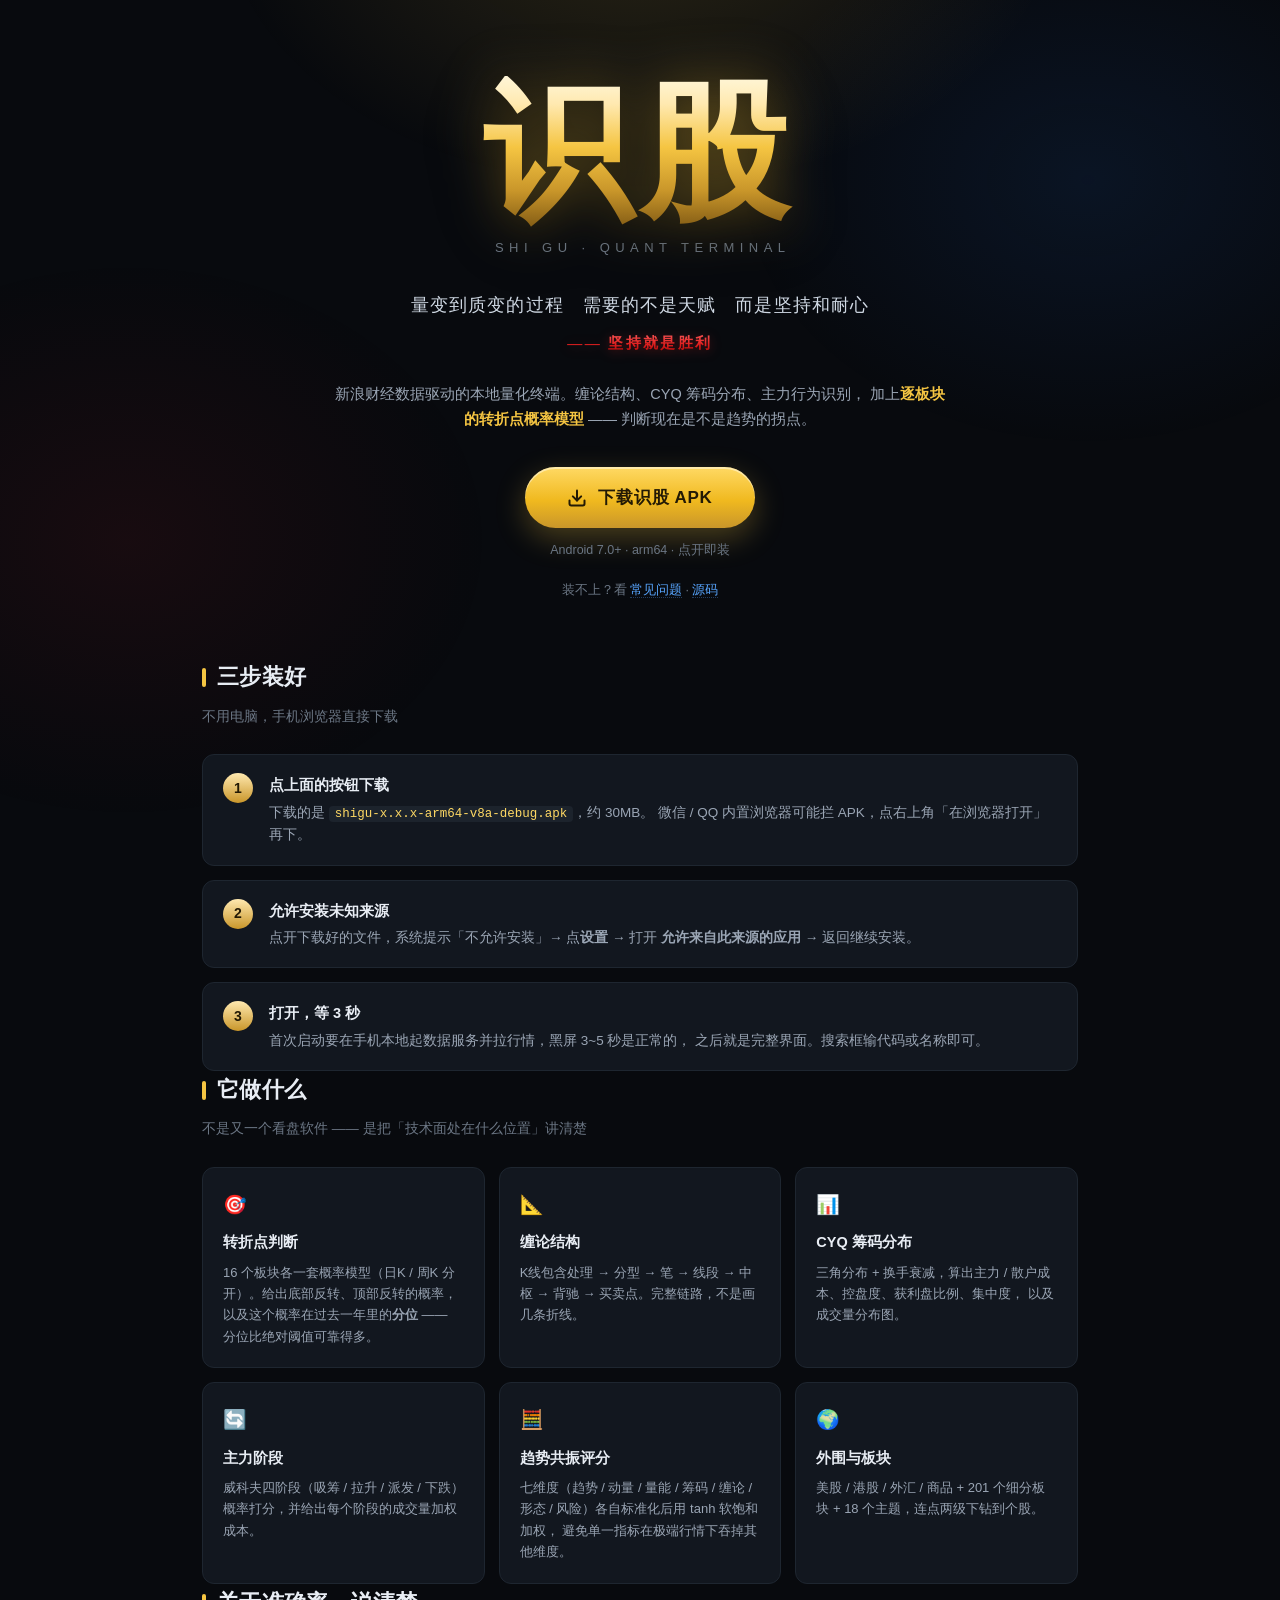
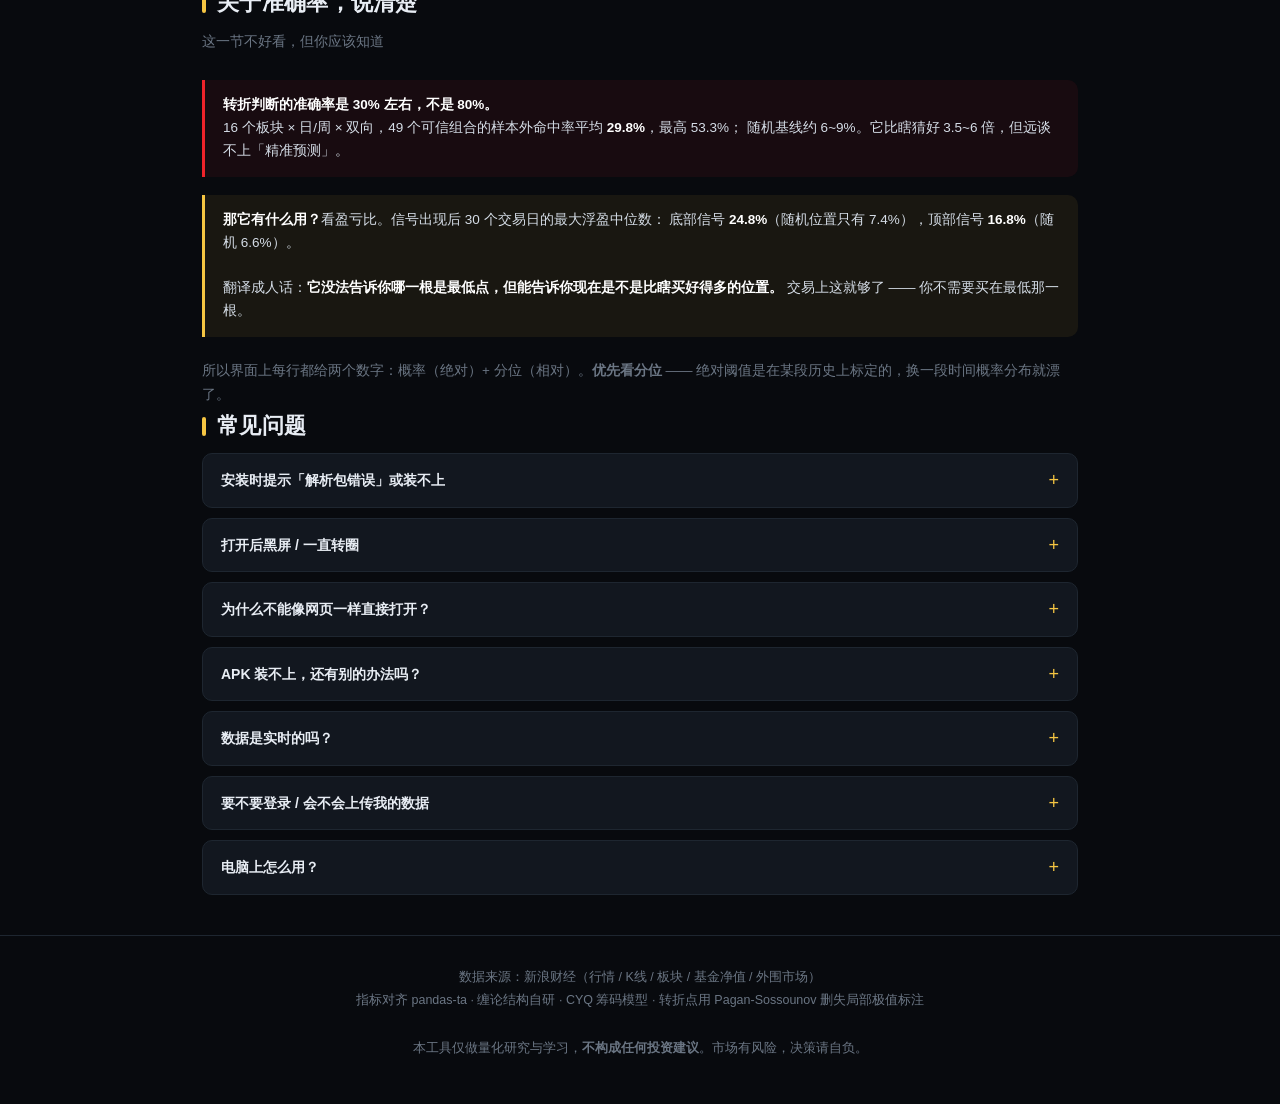
<file: docs/index.html>
<!DOCTYPE html>
<html lang="zh-CN">
<head>
<meta charset="UTF-8">
<meta name="viewport" content="width=device-width, initial-scale=1.0">
<title>识股 · Android 量化分析终端</title>
<meta name="description" content="识股 —— 新浪财经数据驱动的量化分析终端。缠论、筹码分布、主力行为识别、逐板块转折点判断。安卓 APK 直接下载安装。">
<meta name="theme-color" content="#080a0e">
<style>
:root{
  --bg:#080a0e; --bg2:#0d1117; --card:#12171f; --line:#1e2630;
  --gold:#f5c542; --gold2:#c9962a; --gold-l:#ffe9b0;
  --t1:#e8edf4; --t2:#9aa5b4; --t3:#6b7684;
  --up:#ef232a; --down:#14b143;
}
*{box-sizing:border-box;margin:0;padding:0}
html{scroll-behavior:smooth}
body{
  background:var(--bg); color:var(--t1);
  font:15px/1.75 -apple-system,BlinkMacSystemFont,"PingFang SC","Microsoft YaHei",Arial,sans-serif;
  -webkit-font-smoothing:antialiased; overflow-x:hidden;
}
a{color:inherit;text-decoration:none}
.wrap{max-width:920px;margin:0 auto;padding:0 22px}

body::before{
  content:""; position:fixed; inset:0; pointer-events:none; z-index:0;
  background:
    radial-gradient(600px 400px at 50% -10%, rgba(245,197,66,.14), transparent 70%),
    radial-gradient(500px 380px at 85% 20%, rgba(31,111,235,.10), transparent 70%),
    radial-gradient(520px 400px at 10% 60%, rgba(239,35,42,.07), transparent 70%);
}
main,header,footer{position:relative;z-index:1}

/* ---------- Hero ---------- */
.hero{padding:76px 0 56px;text-align:center}
.logo{
  font-family:"STXingkai","华文行楷","STKaiti","KaiTi","楷体",serif;
  font-size:clamp(76px,20vw,148px); font-weight:700; line-height:1.05;
  letter-spacing:.06em; display:inline-block;
  background:linear-gradient(180deg,#fff6d8 0%,var(--gold-l) 18%,var(--gold) 46%,var(--gold2) 74%,#7d5713 100%);
  -webkit-background-clip:text; background-clip:text; color:transparent;
  filter:drop-shadow(0 0 26px rgba(245,197,66,.42)) drop-shadow(0 8px 18px rgba(0,0,0,.7));
  animation:glow 4.5s ease-in-out infinite;
}
@keyframes glow{
  0%,100%{filter:drop-shadow(0 0 22px rgba(245,197,66,.36)) drop-shadow(0 8px 18px rgba(0,0,0,.7))}
  50%{filter:drop-shadow(0 0 38px rgba(245,197,66,.62)) drop-shadow(0 8px 18px rgba(0,0,0,.7))}
}
.tagline{
  margin-top:6px; font-size:13px; letter-spacing:.42em; color:var(--t3);
  padding-left:.42em;
}
.slogan{
  margin-top:30px; font-size:clamp(12.5px,3.4vw,18px); color:#cfd8e3;
  font-family:"STKaiti","KaiTi","楷体",serif; letter-spacing:.06em;
  white-space:nowrap;
}
.slogan2{
  margin-top:8px; font-size:clamp(11.5px,3vw,15px); font-weight:700;
  font-family:"STKaiti","KaiTi","楷体",serif; letter-spacing:.16em;
  background:linear-gradient(180deg,#ff6b6b 0%,#e01f1f 55%,#8f0000 100%);
  -webkit-background-clip:text; background-clip:text; color:transparent;
  filter:drop-shadow(0 2px 6px rgba(224,31,31,.35));
}
.lead{margin-top:26px;color:var(--t2);font-size:14.5px;max-width:620px;margin-left:auto;margin-right:auto}

.dlbox{margin-top:34px;display:flex;flex-direction:column;align-items:center;gap:12px}
.dl{
  display:inline-flex;align-items:center;gap:11px;
  padding:16px 42px;border-radius:44px;
  background:linear-gradient(180deg,#ffd964,#f0b91f 55%,#c9962a);
  color:#231a05;font-size:17px;font-weight:800;letter-spacing:.04em;
  box-shadow:0 10px 30px rgba(245,197,66,.28),0 2px 0 rgba(255,255,255,.45) inset;
  transition:transform .18s ease,box-shadow .18s ease;
}
.dl:hover{transform:translateY(-2px);box-shadow:0 14px 38px rgba(245,197,66,.42)}
.dl:active{transform:translateY(0)}
.dl svg{width:20px;height:20px}
.dlmeta{font-size:12.5px;color:var(--t3)}
.dlmeta b{color:var(--gold);font-weight:600}
.alt{margin-top:6px;font-size:12.5px;color:var(--t3)}
.alt a{color:#58a6ff;border-bottom:1px dotted #58a6ff55}

section{padding:52px 0}
h2{font-size:22px;font-weight:800;margin-bottom:8px;letter-spacing:.3px}
h2::before{content:"";display:inline-block;width:4px;height:19px;background:var(--gold);
  border-radius:2px;margin-right:11px;vertical-align:-3px}
.sub{color:var(--t3);font-size:13.5px;margin-bottom:26px}

.steps{display:grid;gap:14px}
.step{
  display:flex;gap:16px;align-items:flex-start;
  background:var(--card);border:1px solid var(--line);border-radius:12px;padding:18px 20px;
}
.step .n{
  flex:0 0 30px;height:30px;border-radius:50%;
  background:linear-gradient(180deg,#ffe9b0,#c9962a);color:#231a05;
  font-weight:800;font-size:14px;display:flex;align-items:center;justify-content:center;
}
.step h3{font-size:14.5px;font-weight:700;margin-bottom:3px}
.step p{font-size:13.5px;color:var(--t2);line-height:1.65}
.step code{
  background:#1c232c;color:#ffd964;padding:1px 6px;border-radius:4px;
  font-family:Consolas,Monaco,monospace;font-size:12.5px;
}

.grid{display:grid;grid-template-columns:repeat(auto-fit,minmax(220px,1fr));gap:14px}
.card{
  background:var(--card);border:1px solid var(--line);border-radius:12px;padding:20px;
  transition:border-color .2s ease,transform .2s ease;
}
.card:hover{border-color:#2b3542;transform:translateY(-2px)}
.card .ico{font-size:19px;margin-bottom:9px;display:block}
.card h3{font-size:14.5px;font-weight:700;margin-bottom:6px}
.card p{font-size:13px;color:var(--t2);line-height:1.65}

.faq{display:grid;gap:10px}
details{
  background:var(--card);border:1px solid var(--line);border-radius:10px;padding:14px 18px;
}
summary{cursor:pointer;font-size:14px;font-weight:600;list-style:none;display:flex;
  justify-content:space-between;align-items:center;gap:12px}
summary::-webkit-details-marker{display:none}
summary::after{content:"+";color:var(--gold);font-size:18px;font-weight:400;line-height:1}
details[open] summary::after{content:"−"}
details p{margin-top:10px;font-size:13.5px;color:var(--t2);line-height:1.7}
details code{background:#1c232c;color:#ffd964;padding:1px 6px;border-radius:4px;
  font-family:Consolas,Monaco,monospace;font-size:12.5px}

.note{
  border-left:3px solid var(--gold);background:rgba(245,197,66,.07);
  padding:14px 18px;border-radius:0 10px 10px 0;margin:18px 0;
  font-size:13.5px;color:#d5dde7;line-height:1.7;
}
.warn{
  border-left:3px solid var(--up);background:rgba(239,35,42,.07);
  padding:14px 18px;border-radius:0 10px 10px 0;margin:18px 0;
  font-size:13.5px;color:#d5dde7;line-height:1.7;
}
.note b,.warn b{color:#fff}

footer{
  border-top:1px solid var(--line);margin-top:40px;padding:30px 0 44px;
  text-align:center;color:var(--t3);font-size:12.5px;line-height:1.9;
}
footer a{color:#58a6ff}

@media (max-width:400px){
  .slogan{white-space:normal;line-height:1.9}
}
@media (max-width:520px){
  .hero{padding:54px 0 40px}
  section{padding:42px 0}
  .dl{padding:15px 32px;font-size:16px}
}
</style>
</head>
<body>

<header class="hero">
  <div class="wrap">
    <div class="logo">识股</div>
    <div class="tagline">SHI GU · QUANT TERMINAL</div>

    <p class="slogan">量变到质变的过程　需要的不是天赋　而是坚持和耐心</p>
    <p class="slogan2">—— 坚持就是胜利</p>

    <p class="lead">
      新浪财经数据驱动的本地量化终端。缠论结构、CYQ 筹码分布、主力行为识别，
      加上<b style="color:var(--gold)">逐板块的转折点概率模型</b> —— 判断现在是不是趋势的拐点。
    </p>

    <div class="dlbox">
      <a class="dl" id="dl" href="https://github.com/123xzw999/shigu/releases/latest">
        <svg viewBox="0 0 24 24" fill="none" stroke="currentColor" stroke-width="2.4"
             stroke-linecap="round" stroke-linejoin="round">
          <path d="M21 15v4a2 2 0 0 1-2 2H5a2 2 0 0 1-2-2v-4"/>
          <polyline points="7 10 12 15 17 10"/><line x1="12" y1="15" x2="12" y2="3"/>
        </svg>
        下载识股 APK
      </a>
      <div class="dlmeta" id="dlmeta">Android 7.0+ · arm64 · 点开即装</div>
      <div class="alt">
        装不上？看 <a href="#faq">常见问题</a> ·
        <a href="https://github.com/123xzw999/shigu">源码</a>
      </div>
    </div>
  </div>
</header>

<main>

<section class="wrap">
  <h2>三步装好</h2>
  <p class="sub">不用电脑，手机浏览器直接下载</p>
  <div class="steps">
    <div class="step">
      <div class="n">1</div>
      <div>
        <h3>点上面的按钮下载</h3>
        <p>下载的是 <code>shigu-x.x.x-arm64-v8a-debug.apk</code>，约 30MB。
           微信 / QQ 内置浏览器可能拦 APK，点右上角「在浏览器打开」再下。</p>
      </div>
    </div>
    <div class="step">
      <div class="n">2</div>
      <div>
        <h3>允许安装未知来源</h3>
        <p>点开下载好的文件，系统提示「不允许安装」→ 点<b>设置</b> → 打开
           <b>允许来自此来源的应用</b> → 返回继续安装。</p>
      </div>
    </div>
    <div class="step">
      <div class="n">3</div>
      <div>
        <h3>打开，等 3 秒</h3>
        <p>首次启动要在手机本地起数据服务并拉行情，黑屏 3~5 秒是正常的，
           之后就是完整界面。搜索框输代码或名称即可。</p>
      </div>
    </div>
  </div>
</section>

<section class="wrap">
  <h2>它做什么</h2>
  <p class="sub">不是又一个看盘软件 —— 是把「技术面处在什么位置」讲清楚</p>
  <div class="grid">
    <div class="card">
      <span class="ico">🎯</span>
      <h3>转折点判断</h3>
      <p>16 个板块各一套概率模型（日K / 周K 分开）。给出底部反转、顶部反转的概率，
         以及这个概率在过去一年里的<b>分位</b> —— 分位比绝对阈值可靠得多。</p>
    </div>
    <div class="card">
      <span class="ico">📐</span>
      <h3>缠论结构</h3>
      <p>K线包含处理 → 分型 → 笔 → 线段 → 中枢 → 背驰 → 买卖点。完整链路，不是画几条折线。</p>
    </div>
    <div class="card">
      <span class="ico">📊</span>
      <h3>CYQ 筹码分布</h3>
      <p>三角分布 + 换手衰减，算出主力 / 散户成本、控盘度、获利盘比例、集中度，
         以及成交量分布图。</p>
    </div>
    <div class="card">
      <span class="ico">🔄</span>
      <h3>主力阶段</h3>
      <p>威科夫四阶段（吸筹 / 拉升 / 派发 / 下跌）概率打分，并给出每个阶段的成交量加权成本。</p>
    </div>
    <div class="card">
      <span class="ico">🧮</span>
      <h3>趋势共振评分</h3>
      <p>七维度（趋势 / 动量 / 量能 / 筹码 / 缠论 / 形态 / 风险）各自标准化后用 tanh 软饱和加权，
         避免单一指标在极端行情下吞掉其他维度。</p>
    </div>
    <div class="card">
      <span class="ico">🌍</span>
      <h3>外围与板块</h3>
      <p>美股 / 港股 / 外汇 / 商品 + 201 个细分板块 + 18 个主题，连点两级下钻到个股。</p>
    </div>
  </div>
</section>

<section class="wrap" id="faq">
  <h2>关于准确率，说清楚</h2>
  <p class="sub">这一节不好看，但你应该知道</p>
  <div class="warn">
    <b>转折判断的准确率是 30% 左右，不是 80%。</b><br>
    16 个板块 × 日/周 × 双向，49 个可信组合的样本外命中率平均 <b>29.8%</b>，最高 53.3%；
    随机基线约 6~9%。它比瞎猜好 3.5~6 倍，但远谈不上「精准预测」。
  </div>
  <div class="note">
    <b>那它有什么用？</b>看盈亏比。信号出现后 30 个交易日的最大浮盈中位数：
    底部信号 <b>24.8%</b>（随机位置只有 7.4%），顶部信号 <b>16.8%</b>（随机 6.6%）。
    <br><br>
    翻译成人话：<b>它没法告诉你哪一根是最低点，但能告诉你现在是不是比瞎买好得多的位置。</b>
    交易上这就够了 —— 你不需要买在最低那一根。
  </div>
  <p class="sub" style="margin-top:22px;margin-bottom:0">
    所以界面上每行都给两个数字：概率（绝对）+ 分位（相对）。<b>优先看分位</b> ——
    绝对阈值是在某段历史上标定的，换一段时间概率分布就漂了。
  </p>
</section>

<section class="wrap">
  <h2>常见问题</h2>
  <div class="faq">
    <details>
      <summary>安装时提示「解析包错误」或装不上</summary>
      <p>多半是下载不完整（微信 / QQ 内置浏览器会截断）。用系统浏览器重新下载。
         APK 只打了 <code>arm64-v8a</code>，2018 年后的机型基本都是这个架构。</p>
    </details>
    <details>
      <summary>打开后黑屏 / 一直转圈</summary>
      <p>首次启动要在本地起服务并拉数据，等 5 秒。超过 15 秒还黑，
         大概率是网络问题（新浪接口被限制）。切到 4G / 5G 再试。</p>
    </details>
    <details>
      <summary>为什么不能像网页一样直接打开？</summary>
      <p>因为新浪的行情接口<b>会校验 Referer</b>，浏览器发不了自定义 Referer，
         从任何网站发起的请求都会被返回 <code>Forbidden</code>。
         所以抓取必须在本地 Python 里做 —— 这就是为什么静态托管跑不起来，必须装 App。</p>
    </details>
    <details>
      <summary>APK 装不上，还有别的办法吗？</summary>
      <p>有，用 Termux（安卓上的 Linux 终端）跑同一套代码，功能完全一样：<br>
         ① 装 <b>Termux</b>（从 F-Droid 或 GitHub 下载，别用应用商店的老版本）<br>
         ② 下载 <code>shigu-termux.zip</code>，解压到 Termux 主目录<br>
         ③ 执行 <code>bash ~/jyhqs/termux/install.sh</code>，装完再执行
         <code>bash ~/jyhqs/termux/start.sh</code><br>
         ④ 浏览器打开 <code>http://127.0.0.1:8765</code><br>
         好处是能改代码、能跑命令行版；坏处是要敲几条命令。</p>
    </details>
    <details>
      <summary>数据是实时的吗？</summary>
      <p>行情 5 秒一轮，深度分析（K线 + 缠论 + 筹码 + 转折判断）30 秒一轮。
         数据源是新浪财经免费接口，有几分钟延迟属于正常。</p>
    </details>
    <details>
      <summary>要不要登录 / 会不会上传我的数据</summary>
      <p>不用登录，也没有服务器。所有抓取和分析都在你手机本地完成，
         自选股存在本地，不上传任何东西。</p>
    </details>
    <details>
      <summary>电脑上怎么用？</summary>
      <p>电脑版还是双击 <code>启动.bat</code>，浏览器自动打开。
         源码在 <a href="https://github.com/123xzw999/shigu" style="color:#58a6ff">GitHub</a>，
         纯 Python 标准库 + 原生 JS，零第三方依赖。</p>
    </details>
  </div>
</section>

</main>

<footer>
  <div class="wrap">
    数据来源：新浪财经（行情 / K线 / 板块 / 基金净值 / 外围市场）<br>
    指标对齐 pandas-ta · 缠论结构自研 · CYQ 筹码模型 · 转折点用 Pagan-Sossounov 删失局部极值标注<br>
    <br>
    本工具仅做量化研究与学习，<b>不构成任何投资建议</b>。市场有风险，决策请自负。
  </div>
</footer>

<script>
// 从 GitHub Releases 取最新 APK 直链和大小，省得每次手动改页面
(function () {
  var dl = document.getElementById('dl');
  var meta = document.getElementById('dlmeta');
  fetch('https://api.github.com/repos/123xzw999/shigu/releases/tags/latest', { cache: 'no-store' })
    .then(function (r) { return r.ok ? r.json() : null; })
    .then(function (d) {
      if (!d || !d.assets) return;
      var apk = d.assets.filter(function (a) { return /\.apk$/i.test(a.name); })[0];
      if (!apk) return;
      dl.href = apk.browser_download_url;
      var mb = (apk.size / 1048576).toFixed(1);
      meta.innerHTML = 'Android 7.0+ · arm64 · <b>' + mb + ' MB</b> · 点开即装';
    })
    .catch(function () { /* 拿不到就保持默认跳转 */ });
})();
</script>
</body>
</html>
</file>
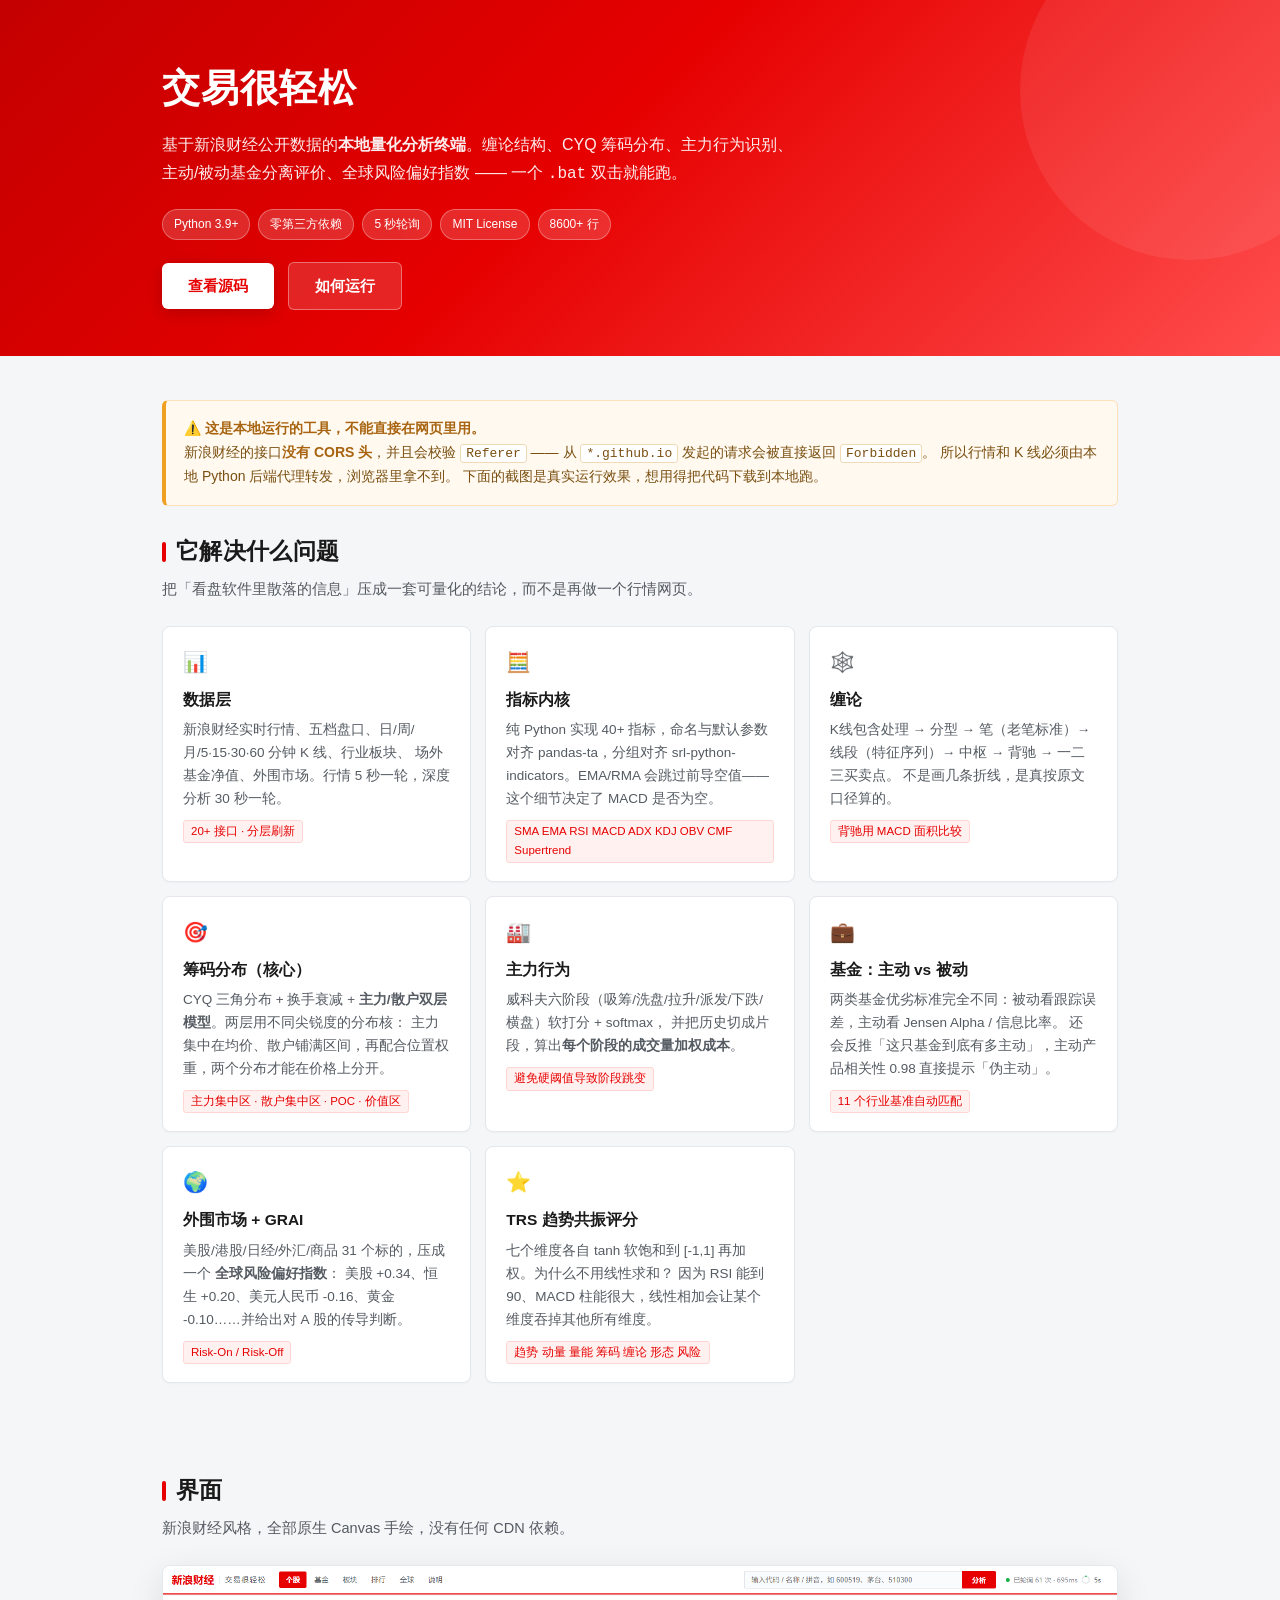
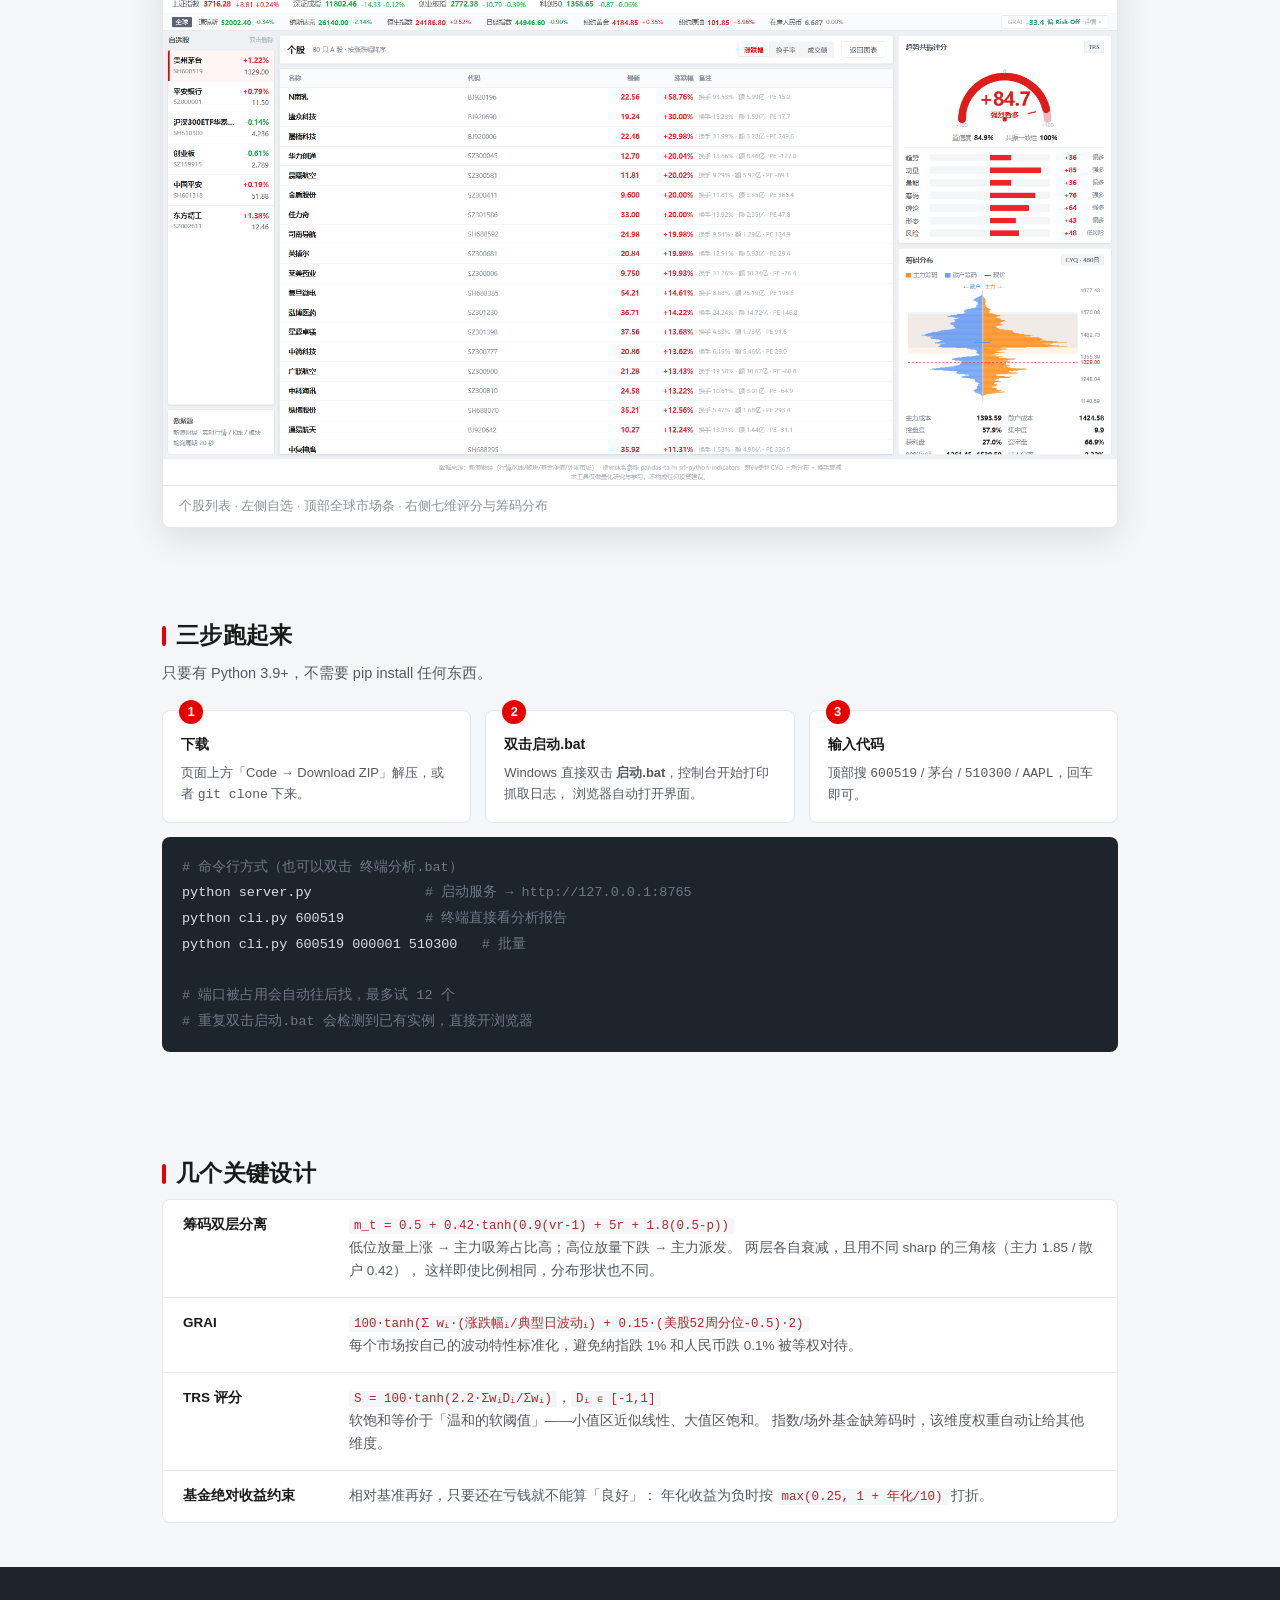
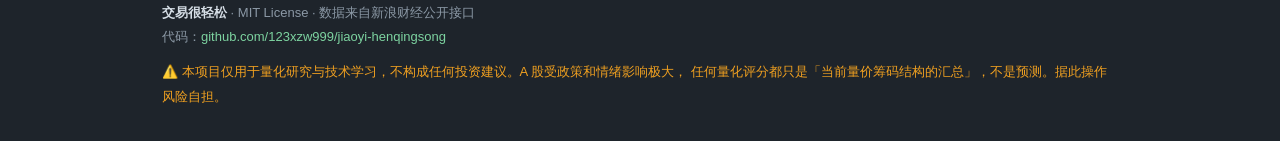
<file: docs/old-jiaoyi-henqingsong.html>
<!DOCTYPE html>
<html lang="zh-CN">
<head>
<meta charset="UTF-8">
<meta name="viewport" content="width=device-width, initial-scale=1.0">
<title>交易很轻松 · 新浪财经量化分析终端</title>
<meta name="description" content="基于新浪财经数据的本地量化分析终端：缠论、筹码分布、主力行为识别、主动/被动基金评价、全球风险偏好指数。">
<style>
:root{
  --red:#e60000; --up:#ef232a; --down:#14b143;
  --bg:#f5f6f8; --card:#fff; --line:#e4e7eb;
  --t1:#1a1a1a; --t2:#555b62; --t3:#8d949c;
}
*{box-sizing:border-box;margin:0;padding:0}
body{
  background:var(--bg);color:var(--t1);
  font:15px/1.7 -apple-system,BlinkMacSystemFont,"PingFang SC","Microsoft YaHei",Arial,sans-serif;
  -webkit-font-smoothing:antialiased;
}
a{color:#0b6cbf;text-decoration:none}
a:hover{text-decoration:underline}
.wrap{max-width:1000px;margin:0 auto;padding:0 22px}

/* hero */
.hero{
  background:linear-gradient(135deg,#c40000 0%,#e60000 45%,#ff4d4d 100%);
  color:#fff;padding:56px 0 46px;position:relative;overflow:hidden;
}
.hero:after{
  content:"";position:absolute;right:-80px;top:-80px;width:340px;height:340px;
  border-radius:50%;background:rgba(255,255,255,.07);
}
.hero h1{font-size:38px;font-weight:800;letter-spacing:1px;margin-bottom:10px}
.hero .sub{font-size:16px;opacity:.92;max-width:640px;line-height:1.8}
.badges{display:flex;gap:8px;flex-wrap:wrap;margin-top:20px}
.badge{
  font-size:12px;padding:4px 11px;border-radius:20px;
  background:rgba(255,255,255,.16);border:1px solid rgba(255,255,255,.3);
  backdrop-filter:blur(4px);
}

/* 区块 */
section{padding:44px 0}
h2{font-size:23px;font-weight:800;margin-bottom:6px;letter-spacing:.3px}
h2 .bar{display:inline-block;width:4px;height:20px;background:var(--red);
  border-radius:2px;margin-right:10px;vertical-align:-3px}
.lead{color:var(--t2);margin-bottom:24px;font-size:14.5px}

/* 提示框 */
.notice{
  background:#fff9f0;border:1px solid #ffe0b8;border-left:4px solid #f0a020;
  border-radius:6px;padding:16px 18px;margin-bottom:26px;font-size:14px;color:#7a4f10;
}
.notice b{color:#a86410}
.notice code{background:#fff;padding:1px 5px;border-radius:3px;border:1px solid #f0d9b5;
  font-size:13px;font-family:ui-monospace,Consolas,monospace}

/* 功能网格 */
.grid{display:grid;grid-template-columns:repeat(auto-fill,minmax(290px,1fr));gap:14px}
.card{
  background:var(--card);border:1px solid var(--line);border-radius:8px;padding:18px 20px;
  transition:.18s;box-shadow:0 1px 2px rgba(0,0,0,.03);
}
.card:hover{box-shadow:0 6px 20px rgba(0,0,0,.08);transform:translateY(-2px)}
.card .ic{font-size:20px;margin-bottom:8px;display:block}
.card h3{font-size:15.5px;font-weight:700;margin-bottom:6px}
.card p{font-size:13.5px;color:var(--t2);line-height:1.7}
.card .tagline{
  display:inline-block;margin-top:9px;font-size:11.5px;color:var(--red);
  background:#fff1f0;border:1px solid #ffd6d3;border-radius:3px;padding:1px 7px;
}

/* 截图 */
.shot{
  border:1px solid var(--line);border-radius:8px;overflow:hidden;
  box-shadow:0 10px 34px rgba(0,0,0,.1);background:#fff;
}
.shot img{display:block;width:100%}
.shot .cap{padding:10px 16px;font-size:12.5px;color:var(--t3);border-top:1px solid var(--line)}

/* 代码块 */
pre{
  background:#1e242b;color:#d6dee6;border-radius:8px;padding:18px 20px;
  font:13.5px/1.9 ui-monospace,Consolas,"Courier New",monospace;
  overflow-x:auto;margin:14px 0;
}
pre .c{color:#6b7a89}
pre .g{color:#7dd3a0}
pre .y{color:#f0c674}

/* 步骤 */
.steps{display:grid;grid-template-columns:repeat(auto-fill,minmax(240px,1fr));gap:14px;margin-top:8px}
.step{background:#fff;border:1px solid var(--line);border-radius:8px;padding:16px 18px;position:relative}
.step .n{
  position:absolute;top:-11px;left:16px;width:24px;height:24px;border-radius:50%;
  background:var(--red);color:#fff;font-size:13px;font-weight:700;
  display:flex;align-items:center;justify-content:center;
}
.step h4{font-size:14px;font-weight:700;margin:6px 0 5px}
.step p{font-size:13px;color:var(--t2);line-height:1.65}

/* 算法表 */
.algo{background:#fff;border:1px solid var(--line);border-radius:8px;overflow:hidden}
.algo-row{display:grid;grid-template-columns:150px 1fr;gap:16px;padding:14px 20px;
  border-bottom:1px solid var(--line);font-size:13.5px}
.algo-row:last-child{border-bottom:none}
.algo-row .k{font-weight:700;color:var(--t1)}
.algo-row .v{color:var(--t2);line-height:1.7}
.algo-row code{background:#f4f6f8;padding:1px 5px;border-radius:3px;
  font:12.5px ui-monospace,Consolas,monospace;color:#b02a2a}

/* 页脚 */
footer{
  background:#1e242b;color:#8b98a5;padding:34px 0;font-size:13px;line-height:1.9;
}
footer b{color:#d6dee6}
footer .warn{color:#f0a020;margin-top:10px}
.btn{
  display:inline-block;background:#fff;color:var(--red);font-weight:700;
  padding:11px 26px;border-radius:6px;font-size:14.5px;margin-top:22px;
  box-shadow:0 4px 16px rgba(0,0,0,.16);transition:.18s;
}
.btn:hover{transform:translateY(-1px);box-shadow:0 6px 22px rgba(0,0,0,.22);text-decoration:none}
.btn.ghost{background:rgba(255,255,255,.14);color:#fff;border:1px solid rgba(255,255,255,.35);
  box-shadow:none;margin-left:10px}
</style>
</head>
<body>

<div class="hero">
  <div class="wrap">
    <h1>交易很轻松</h1>
    <p class="sub">
      基于新浪财经公开数据的<b>本地量化分析终端</b>。缠论结构、CYQ 筹码分布、主力行为识别、
      主动/被动基金分离评价、全球风险偏好指数 —— 一个 <code>.bat</code> 双击就能跑。
    </p>
    <div class="badges">
      <span class="badge">Python 3.9+</span>
      <span class="badge">零第三方依赖</span>
      <span class="badge">5 秒轮询</span>
      <span class="badge">MIT License</span>
      <span class="badge">8600+ 行</span>
    </div>
    <a class="btn" href="https://github.com/123xzw999/jiaoyi-henqingsong">查看源码</a>
    <a class="btn ghost" href="#start">如何运行</a>
  </div>
</div>

<div class="wrap">

  <section>
    <div class="notice">
      <b>⚠️ 这是本地运行的工具，不能直接在网页里用。</b><br>
      新浪财经的接口<b>没有 CORS 头</b>，并且会校验 <code>Referer</code> ——
      从 <code>*.github.io</code> 发起的请求会被直接返回 <code>Forbidden</code>。
      所以行情和 K 线必须由本地 Python 后端代理转发，浏览器里拿不到。
      下面的截图是真实运行效果，想用得把代码下载到本地跑。
    </div>

    <h2><span class="bar"></span>它解决什么问题</h2>
    <p class="lead">把「看盘软件里散落的信息」压成一套可量化的结论，而不是再做一个行情网页。</p>

    <div class="grid">
      <div class="card">
        <span class="ic">📊</span>
        <h3>数据层</h3>
        <p>新浪财经实时行情、五档盘口、日/周/月/5·15·30·60 分钟 K 线、行业板块、
           场外基金净值、外围市场。行情 5 秒一轮，深度分析 30 秒一轮。</p>
        <span class="tagline">20+ 接口 · 分层刷新</span>
      </div>
      <div class="card">
        <span class="ic">🧮</span>
        <h3>指标内核</h3>
        <p>纯 Python 实现 40+ 指标，命名与默认参数对齐 pandas-ta，分组对齐
           srl-python-indicators。EMA/RMA 会跳过前导空值——这个细节决定了 MACD 是否为空。</p>
        <span class="tagline">SMA EMA RSI MACD ADX KDJ OBV CMF Supertrend</span>
      </div>
      <div class="card">
        <span class="ic">🕸️</span>
        <h3>缠论</h3>
        <p>K线包含处理 → 分型 → 笔（老笔标准）→ 线段（特征序列）→ 中枢 → 背驰 → 一二三买卖点。
           不是画几条折线，是真按原文口径算的。</p>
        <span class="tagline">背驰用 MACD 面积比较</span>
      </div>
      <div class="card">
        <span class="ic">🎯</span>
        <h3>筹码分布（核心）</h3>
        <p>CYQ 三角分布 + 换手衰减 + <b>主力/散户双层模型</b>。两层用不同尖锐度的分布核：
           主力集中在均价、散户铺满区间，再配合位置权重，两个分布才能在价格上分开。</p>
        <span class="tagline">主力集中区 · 散户集中区 · POC · 价值区</span>
      </div>
      <div class="card">
        <span class="ic">🏭</span>
        <h3>主力行为</h3>
        <p>威科夫六阶段（吸筹/洗盘/拉升/派发/下跌/横盘）软打分 + softmax，
           并把历史切成片段，算出<b>每个阶段的成交量加权成本</b>。</p>
        <span class="tagline">避免硬阈值导致阶段跳变</span>
      </div>
      <div class="card">
        <span class="ic">💼</span>
        <h3>基金：主动 vs 被动</h3>
        <p>两类基金优劣标准完全不同：被动看跟踪误差，主动看 Jensen Alpha / 信息比率。
           还会反推「这只基金到底有多主动」，主动产品相关性 0.98 直接提示「伪主动」。</p>
        <span class="tagline">11 个行业基准自动匹配</span>
      </div>
      <div class="card">
        <span class="ic">🌍</span>
        <h3>外围市场 + GRAI</h3>
        <p>美股/港股/日经/外汇/商品 31 个标的，压成一个 <b>全球风险偏好指数</b>：
           美股 +0.34、恒生 +0.20、美元人民币 -0.16、黄金 -0.10……并给出对 A 股的传导判断。</p>
        <span class="tagline">Risk-On / Risk-Off</span>
      </div>
      <div class="card">
        <span class="ic">⭐</span>
        <h3>TRS 趋势共振评分</h3>
        <p>七个维度各自 tanh 软饱和到 [-1,1] 再加权。为什么不用线性求和？
           因为 RSI 能到 90、MACD 柱能很大，线性相加会让某个维度吞掉其他所有维度。</p>
        <span class="tagline">趋势 动量 量能 筹码 缠论 形态 风险</span>
      </div>
    </div>
  </section>

  <section>
    <h2><span class="bar"></span>界面</h2>
    <p class="lead">新浪财经风格，全部原生 Canvas 手绘，没有任何 CDN 依赖。</p>
    <div class="shot">
      <img src="shot.png" alt="交易很轻松 界面截图">
      <div class="cap">个股列表 · 左侧自选 · 顶部全球市场条 · 右侧七维评分与筹码分布</div>
    </div>
  </section>

  <section id="start">
    <h2><span class="bar"></span>三步跑起来</h2>
    <p class="lead">只要有 Python 3.9+，不需要 pip install 任何东西。</p>

    <div class="steps">
      <div class="step">
        <div class="n">1</div>
        <h4>下载</h4>
        <p>页面上方「Code → Download ZIP」解压，或者
           <code>git clone</code> 下来。</p>
      </div>
      <div class="step">
        <div class="n">2</div>
        <h4>双击启动.bat</h4>
        <p>Windows 直接双击 <b>启动.bat</b>，控制台开始打印抓取日志，
           浏览器自动打开界面。</p>
      </div>
      <div class="step">
        <div class="n">3</div>
        <h4>输入代码</h4>
        <p>顶部搜 <code>600519</code> / <code>茅台</code> / <code>510300</code> /
           <code>AAPL</code>，回车即可。</p>
      </div>
    </div>

    <pre><span class="c"># 命令行方式（也可以双击 终端分析.bat）</span>
python server.py              <span class="c"># 启动服务 → http://127.0.0.1:8765</span>
python cli.py 600519          <span class="c"># 终端直接看分析报告</span>
python cli.py 600519 000001 510300   <span class="c"># 批量</span>

<span class="c"># 端口被占用会自动往后找，最多试 12 个</span>
<span class="c"># 重复双击启动.bat 会检测到已有实例，直接开浏览器</span></pre>
  </section>

  <section>
    <h2><span class="bar"></span>几个关键设计</h2>
    <div class="algo">
      <div class="algo-row">
        <div class="k">筹码双层分离</div>
        <div class="v">
          <code>m_t = 0.5 + 0.42·tanh(0.9(vr-1) + 5r + 1.8(0.5-p))</code><br>
          低位放量上涨 → 主力吸筹占比高；高位放量下跌 → 主力派发。
          两层各自衰减，且用不同 sharp 的三角核（主力 1.85 / 散户 0.42），
          这样即使比例相同，分布形状也不同。
        </div>
      </div>
      <div class="algo-row">
        <div class="k">GRAI</div>
        <div class="v">
          <code>100·tanh(Σ wᵢ·(涨跌幅ᵢ/典型日波动ᵢ) + 0.15·(美股52周分位-0.5)·2)</code><br>
          每个市场按自己的波动特性标准化，避免纳指跌 1% 和人民币跌 0.1% 被等权对待。
        </div>
      </div>
      <div class="algo-row">
        <div class="k">TRS 评分</div>
        <div class="v">
          <code>S = 100·tanh(2.2·ΣwᵢDᵢ/Σwᵢ)</code>，<code>Dᵢ ∈ [-1,1]</code><br>
          软饱和等价于「温和的软阈值」——小值区近似线性、大值区饱和。
          指数/场外基金缺筹码时，该维度权重自动让给其他维度。
        </div>
      </div>
      <div class="algo-row">
        <div class="k">基金绝对收益约束</div>
        <div class="v">
          相对基准再好，只要还在亏钱就不能算「良好」：
          年化收益为负时按 <code>max(0.25, 1 + 年化/10)</code> 打折。
        </div>
      </div>
    </div>
  </section>

</div>

<footer>
  <div class="wrap">
    <b>交易很轻松</b> · MIT License · 数据来自新浪财经公开接口<br>
    代码：<a href="https://github.com/123xzw999/jiaoyi-henqingsong" style="color:#7dd3a0">github.com/123xzw999/jiaoyi-henqingsong</a>
    <div class="warn">
      ⚠️ 本项目仅用于量化研究与技术学习，不构成任何投资建议。A 股受政策和情绪影响极大，
      任何量化评分都只是「当前量价筹码结构的汇总」，不是预测。据此操作风险自担。
    </div>
  </div>
</footer>

</body>
</html>
</file>
